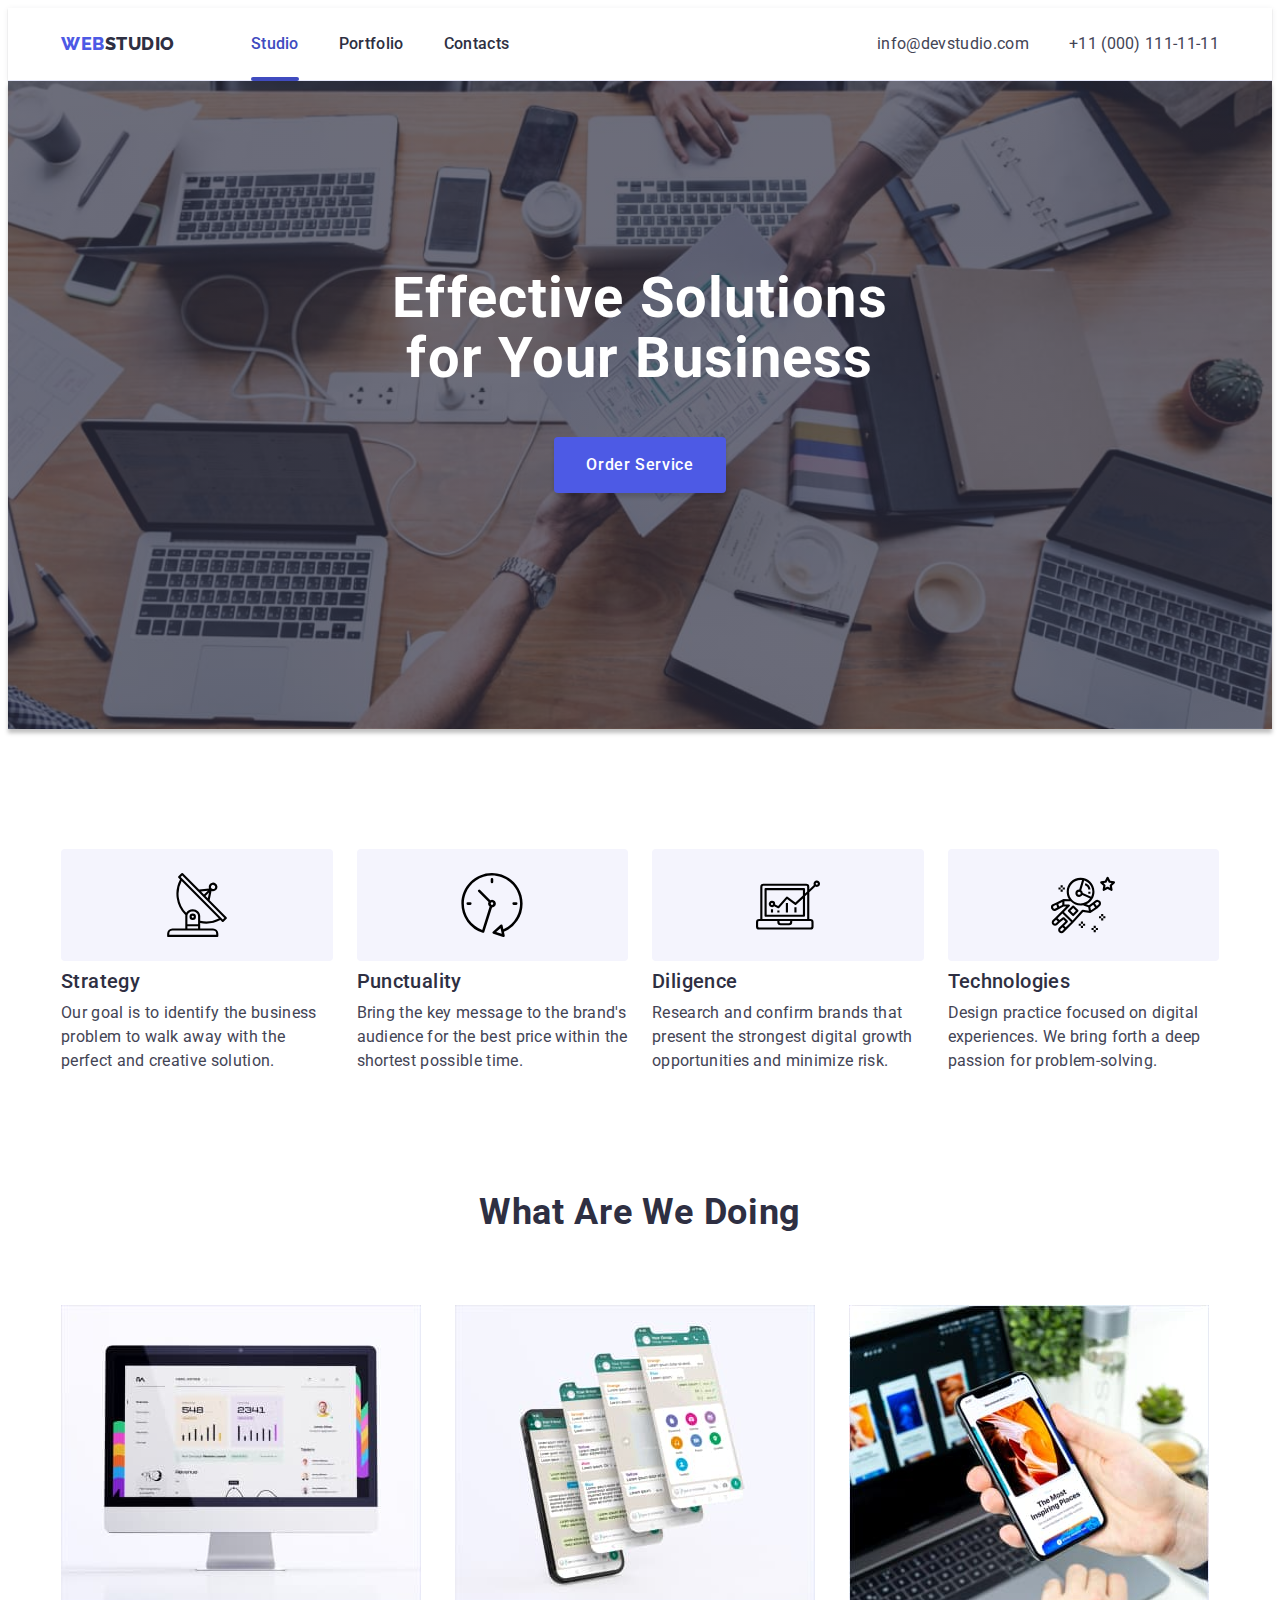
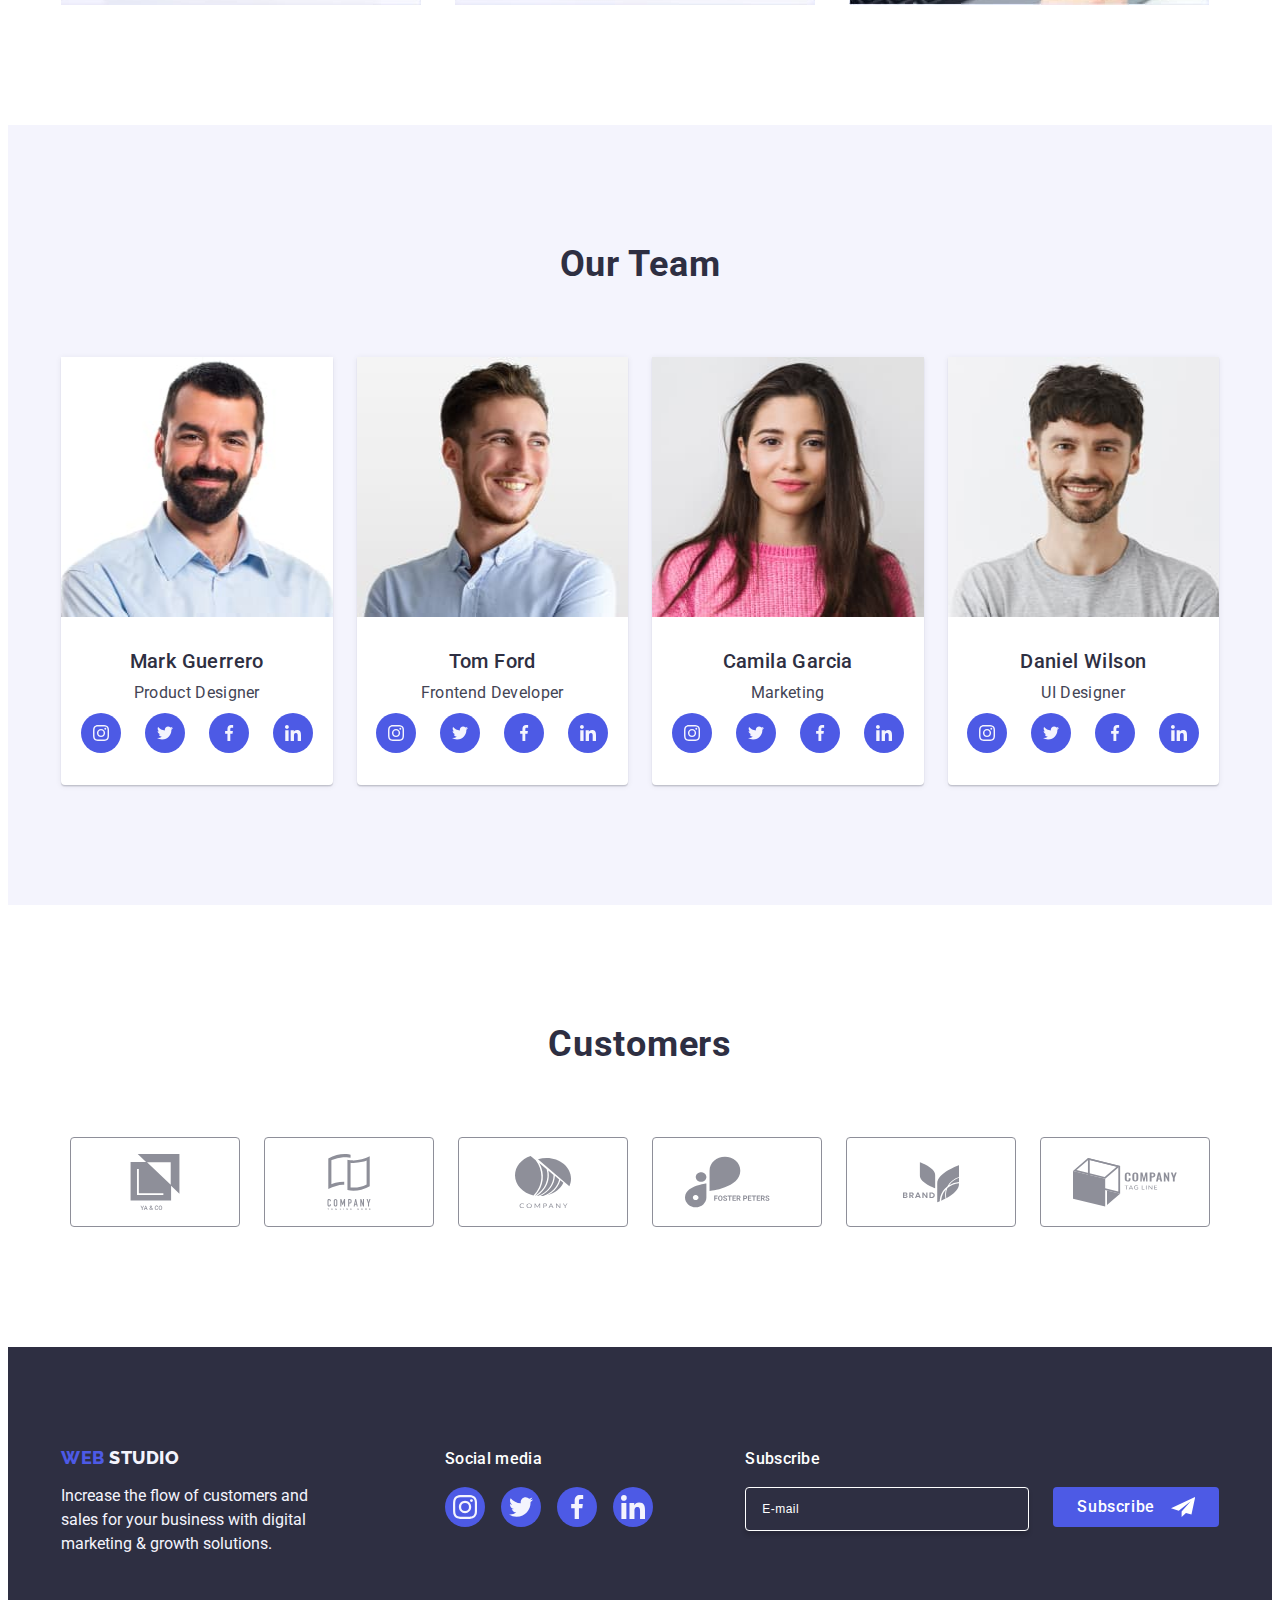
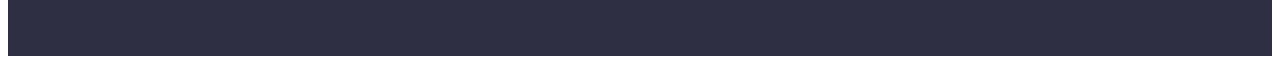
<file: index.html>
<!DOCTYPE html>
<html lang="en">
  <head>
    <meta charset="UTF-8" />
    <meta name="viewport" content="width=device-width, initial-scale=1.0" />
    <title>WebStudio</title>
    <link rel="preconnect" href="https://fonts.googleapis.com" />
    <link rel="preconnect" href="https://fonts.gstatic.com" crossorigin />
    <link
      href="https://fonts.googleapis.com/css2?family=Raleway:wght@800&family=Roboto:wght@400;500;700;900&display=swap"
      rel="stylesheet"
    />

    <link
      rel="stylesheet"
      href="https://cdnjs.cloudflare.com/ajax/libs/modern-normalize/2.0.0/modern-normalize.min.css"
      integrity="sha512-4xo8blKMVCiXpTaLzQSLSw3KFOVPWhm/TRtuPVc4WG6kUgjH6J03IBuG7JZPkcWMxJ5huwaBpOpnwYElP/m6wg=="
      crossorigin="anonymous"
      referrerpolicy="no-referrer"
    />
    <link rel="stylesheet" href="./css/styles.css" />
  </head>
  <body>
    <!-- Header -->
    <!-- *************** -->
    <header class="page-header">
      <div class="container page-header-container">
        <nav class="page-nav">
          <a href="./index.html" class="logo link"
            >Web<span class="logo-studio">Studio</span></a
          >
          <ul class="list menu">
            <li class="menu-item">
              <a href="./index.html" class="menu-link current link">Studio</a>
            </li>
            <li class="menu-item">
              <a href="./portfolio.html" class="menu-link link">Portfolio</a>
            </li>
            <li class="menu-item">
              <a href="" class="menu-link link">Contacts</a>
            </li>
          </ul>
        </nav>
        <address class="contacts">
          <ul class="list contacts-list">
            <li class="contacts-item">
              <a
                href="mailto:info@devstudio.com"
                class="link contacts-item-link"
                >info@devstudio.com</a
              >
            </li>
            <li class="contacts-item">
              <a href="tel:+110001111111" class="link contacts-item-link"
                >+11 (000) 111-11-11</a
              >
            </li>
          </ul>
        </address>
      </div>
    </header>
    <!-- Header / -->
    <main>
      <!-- HERO -->
      <!-- ************* -->
      <section class="hero">
        <div class="container hero-container">
          <h1 class="hero-header">Effective Solutions for Your Business</h1>
          <button type="button" class="btn service-btn" data-modal-open>
            Order Service
          </button>
        </div>
      </section>
      <!-- HERO / -->
      <!-- Section 2 -->
      <section class="work-vision section">
        <div class="container">
          <h2 class="section-header visually-hidden">Our vision</h2>
          <ul class="work list">
            <li class="work-item">
              <div class="work-item-picture">
                <svg class="work-item-icon" width="64" height="64">
                  <use href="./images/icons.svg#icon-antenna"></use>
                </svg>
              </div>
              <h3 class="second-header">Strategy</h3>
              <p class="describtion">
                Our goal is to identify the business problem to walk away with
                the perfect and creative solution.
              </p>
            </li>
            <li class="work-item">
              <div class="work-item-picture">
                <svg class="work-item-icon" width="64" height="64">
                  <use href="./images/icons.svg#icon-clock"></use>
                </svg>
              </div>
              <h3 class="second-header">Punctuality</h3>
              <p class="describtion">
                Bring the key message to the brand's audience for the best price
                within the shortest possible time.
              </p>
            </li>
            <li class="work-item">
              <div class="work-item-picture">
                <svg class="work-item-icon" width="64" height="64">
                  <use href="./images/icons.svg#icon-diagram"></use>
                </svg>
              </div>
              <h3 class="second-header">Diligence</h3>
              <p class="describtion">
                Research and confirm brands that present the strongest digital
                growth opportunities and minimize risk.
              </p>
            </li>
            <li class="work-item">
              <div class="work-item-picture">
                <svg class="work-item-icon" width="64" height="64">
                  <use href="./images/icons.svg#icon-astronaut"></use>
                </svg>
              </div>
              <h3 class="second-header">Technologies</h3>
              <p class="describtion">
                Design practice focused on digital experiences. We bring forth a
                deep passion for problem-solving.
              </p>
            </li>
          </ul>
        </div>
      </section>
      <!-- Section 2 / -->
      <!-- Section 3 -->
      <section class="work-images section">
        <div class="container">
          <h2 class="section-header">What are we doing</h2>
          <ul class="list work-images-list">
            <li class="img work-img">
              <img
                class="img-item"
                src="./images/what-we-doing/img1.jpg"
                alt="Desktop"
                width="360"
                height="300"
              />
            </li>
            <li class="img work-img">
              <img
                class="img-item"
                src="./images/what-we-doing/img2.jpg"
                alt="Mobile"
                width="360"
                height="300"
              />
            </li>
            <li class="img work-img">
              <img
                class="img-item"
                src="./images/what-we-doing/img3.jpg"
                alt="Adaptive"
                width="360"
                height="300"
              />
            </li>
          </ul>
        </div>
      </section>
      <!-- Section 3 / -->
      <!-- Section 4 -->
      <section class="team section">
        <div class="container">
          <h2 class="section-header">Our Team</h2>
          <ul class="list team-list">
            <li class="team-member">
              <img
                class="img team-member-img"
                src="./images/team/img1.jpg"
                alt="Mark Guerrero"
                width="264"
                height="260"
              />
              <div class="team-content-wrapper">
                <h3 class="second-header">Mark Guerrero</h3>
                <p class="describtion">Product Designer</p>

                <ul class="social-list list">
                  <li class="social-list-item">
                    <a href="" class="social-list-link">
                      <svg class="social-list-icon" width="16" height="16">
                        <use href="./images/icons.svg#icon-instagram"></use>
                      </svg>
                    </a>
                  </li>
                  <li class="social-list-item">
                    <a href="" class="social-list-link">
                      <svg class="social-list-icon" width="16" height="16">
                        <use href="./images/icons.svg#icon-twitter"></use>
                      </svg>
                    </a>
                  </li>
                  <li class="social-list-item">
                    <a href="" class="social-list-link">
                      <svg class="social-list-icon" width="16" height="16">
                        <use href="./images/icons.svg#icon-facebook"></use>
                      </svg>
                    </a>
                  </li>
                  <li class="social-list-item">
                    <a href="" class="social-list-link">
                      <svg class="social-list-icon" width="16" height="16">
                        <use href="./images/icons.svg#icon-linkedin"></use>
                      </svg>
                    </a>
                  </li>
                </ul>
              </div>
            </li>
            <li class="team-member">
              <img
                class="img team-member-img"
                src="./images/team/img2.jpg"
                alt="Tom Ford"
                width="264"
                height="260"
              />
              <div class="team-content-wrapper">
                <h3 class="second-header">Tom Ford</h3>
                <p class="describtion">Frontend Developer</p>

                <ul class="social-list list">
                  <li class="social-list-item">
                    <a href="" class="social-list-link">
                      <svg class="social-list-icon" width="16" height="16">
                        <use href="./images/icons.svg#icon-instagram"></use>
                      </svg>
                    </a>
                  </li>
                  <li class="social-list-item">
                    <a href="" class="social-list-link">
                      <svg class="social-list-icon" width="16" height="16">
                        <use href="./images/icons.svg#icon-twitter"></use>
                      </svg>
                    </a>
                  </li>
                  <li class="social-list-item">
                    <a href="" class="social-list-link">
                      <svg class="social-list-icon" width="16" height="16">
                        <use href="./images/icons.svg#icon-facebook"></use>
                      </svg>
                    </a>
                  </li>
                  <li class="social-list-item">
                    <a href="" class="social-list-link">
                      <svg class="social-list-icon" width="16" height="16">
                        <use href="./images/icons.svg#icon-linkedin"></use>
                      </svg>
                    </a>
                  </li>
                </ul>
              </div>
            </li>
            <li class="team-member">
              <img
                class="img team-member-img"
                src="./images/team/img3.jpg"
                alt="Camila Garcia"
                width="264"
                height="260"
              />
              <div class="team-content-wrapper">
                <h3 class="second-header">Camila Garcia</h3>
                <p class="describtion">Marketing</p>
                <ul class="social-list list">
                  <li class="social-list-item">
                    <a href="" class="social-list-link">
                      <svg class="social-list-icon" width="16" height="16">
                        <use href="./images/icons.svg#icon-instagram"></use>
                      </svg>
                    </a>
                  </li>
                  <li class="social-list-item">
                    <a href="" class="social-list-link">
                      <svg class="social-list-icon" width="16" height="16">
                        <use href="./images/icons.svg#icon-twitter"></use>
                      </svg>
                    </a>
                  </li>
                  <li class="social-list-item">
                    <a href="" class="social-list-link">
                      <svg class="social-list-icon" width="16" height="16">
                        <use href="./images/icons.svg#icon-facebook"></use>
                      </svg>
                    </a>
                  </li>
                  <li class="social-list-item">
                    <a href="" class="social-list-link">
                      <svg class="social-list-icon" width="16" height="16">
                        <use href="./images/icons.svg#icon-linkedin"></use>
                      </svg>
                    </a>
                  </li>
                </ul>
              </div>
            </li>
            <li class="team-member">
              <img
                class="img team-member-img"
                src="./images/team/img4.jpg"
                alt="Daniel Wilson"
                width="264"
                height="260"
              />
              <div class="team-content-wrapper">
                <h3 class="second-header">Daniel Wilson</h3>
                <p class="describtion">UI Designer</p>
                <ul class="social-list list">
                  <li class="social-list-item">
                    <a href="" class="social-list-link">
                      <svg class="social-list-icon" width="16" height="16">
                        <use href="./images/icons.svg#icon-instagram"></use>
                      </svg>
                    </a>
                  </li>
                  <li class="social-list-item">
                    <a href="" class="social-list-link">
                      <svg class="social-list-icon" width="16" height="16">
                        <use href="./images/icons.svg#icon-twitter"></use>
                      </svg>
                    </a>
                  </li>
                  <li class="social-list-item">
                    <a href="" class="social-list-link">
                      <svg class="social-list-icon" width="16" height="16">
                        <use href="./images/icons.svg#icon-facebook"></use>
                      </svg>
                    </a>
                  </li>
                  <li class="social-list-item">
                    <a href="" class="social-list-link">
                      <svg class="social-list-icon" width="16" height="16">
                        <use href="./images/icons.svg#icon-linkedin"></use>
                      </svg>
                    </a>
                  </li>
                </ul>
              </div>
            </li>
          </ul>
        </div>
      </section>
      <!-- Section 4 /-->
      <!-- Section 5 Customers -->
      <section class="section section-customers">
        <div class="container">
          <h2 class="section-header">Customers</h2>
          <ul class="customers-list list">
            <li class="customers-list-item">
              <a href="" class="customers-list-link">
                <svg class="customers-list-icon" width="104" height="56">
                  <use href="./images/icons.svg#icon-client-1"></use>
                </svg>
              </a>
            </li>
            <li class="customers-list-item">
              <a href="" class="customers-list-link">
                <svg class="customers-list-icon" width="104" height="56">
                  <use href="./images/icons.svg#icon-client-2"></use>
                </svg>
              </a>
            </li>
            <li class="customers-list-item">
              <a href="" class="customers-list-link">
                <svg class="customers-list-icon" width="104" height="56">
                  <use href="./images/icons.svg#icon-client-3"></use>
                </svg>
              </a>
            </li>
            <li class="customers-list-item">
              <a href="" class="customers-list-link">
                <svg class="customers-list-icon" width="104" height="56">
                  <use href="./images/icons.svg#icon-client-4"></use>
                </svg>
              </a>
            </li>
            <li class="customers-list-item">
              <a href="" class="customers-list-link">
                <svg class="customers-list-icon" width="104" height="56">
                  <use href="./images/icons.svg#icon-client-5"></use>
                </svg>
              </a>
            </li>
            <li class="customers-list-item">
              <a href="" class="customers-list-link">
                <svg class="customers-list-icon" width="104" height="56">
                  <use href="./images/icons.svg#icon-client-6"></use>
                </svg>
              </a>
            </li>
          </ul>
        </div>
      </section>
      <!-- Section 5 / -->
    </main>
    <!-- FOOTER -->
    <footer class="footer">
      <div class="container container-footer">
        <div class="footer-wrapper">
          <a class="logo link logo-footer" href="./index.html"
            >Web <span class="logo-studio-light">Studio</span></a
          >
          <p class="describtion-light">
            Increase the flow of customers and sales for your business with
            digital marketing & growth solutions.
          </p>
        </div>

        <div class="social-media-block">
          <p class="social-subscribe-header">Social media</p>
          <ul class="footer-social-list list">
            <li class="footer-social-list-item">
              <a
                href="https://www.instagram.com/"
                target="_blank"
                class="footer-social-list-link"
              >
                <svg class="footer-social-list-icon" width="24" height="24">
                  <use href="./images/icons.svg#icon-instagram"></use>
                </svg>
              </a>
            </li>
            <li class="footer-social-list-item">
              <a
                href="https://twitter.com/"
                target="_blank"
                class="footer-social-list-link"
              >
                <svg class="footer-social-list-icon" width="24" height="24">
                  <use href="./images/icons.svg#icon-twitter"></use>
                </svg>
              </a>
            </li>
            <li class="footer-social-list-item">
              <a
                href="https://www.facebook.com/"
                target="_blank"
                class="footer-social-list-link"
              >
                <svg class="footer-social-list-icon" width="24" height="24">
                  <use href="./images/icons.svg#icon-facebook"></use>
                </svg>
              </a>
            </li>
            <li class="footer-social-list-item">
              <a
                href="https://www.linkedin.com/"
                target="_blank"
                class="footer-social-list-link"
              >
                <svg class="footer-social-list-icon" width="24" height="24">
                  <use href="./images/icons.svg#icon-linkedin"></use>
                </svg>
              </a>
            </li>
          </ul>
        </div>

        <div class="subscribe-form-container">
          <p class="social-subscribe-header">Subscribe</p>
          <form class="subscribe-form">
            <label
              for="subscribe-user-email"
              class="subscribe-user-email-label"
            >
              <input
                id="subscribe-user-email"
                type="email"
                class="subscribe-form-email"
                name="subscribe-form-email"
                placeholder="E-mail"
              />
            </label>
            <button type="submit" class="btn subscribe-form-btn">
              Subscribe
              <svg class="subscribe-form-icon" width="24" height="24">
                <use href="./images/icons.svg#icon-send"></use>
              </svg>
            </button>
          </form>
        </div>
      </div>
    </footer>
    <!-- FOOTER / -->
    <!-- *******MODAL******** -->
    <div class="backdrop is-hidden" data-modal>
      <div class="modal">
        <button type="button" class="modal-close-btn" data-modal-close>
          <svg class="modal-close-btn-icon" width="8" height="8">
            <use href="./images/icons.svg#icon-close"></use>
          </svg>
        </button>
        <p class="modal-form-header">
          Leave your contacts and we will call you back
        </p>
        <form class="modal-form">
          <div class="modal-form-wrapper">
            <label class="modal-form-field" for="user-name">Name</label>
            <div class="modal-form-input-content">
              <input
                id="user-name"
                type="text"
                name="user-name"
                class="modal-form-input"
                required
                minlength="2"
              />
              <svg class="modal-form-input-icon" width="18" height="24">
                <use href="./images/icons.svg#icon-name"></use>
              </svg>
            </div>
          </div>

          <div class="modal-form-wrapper">
            <label class="modal-form-field" for="user-phone">Phone</label>
            <div class="modal-form-input-content">
              <input
                id="user-phone"
                type="tel"
                name="user-phone"
                class="modal-form-input"
                required
              />
              <svg class="modal-form-input-icon" width="18" height="24">
                <use href="./images/icons.svg#icon-phone"></use>
              </svg>
            </div>
          </div>

          <div class="modal-form-wrapper">
            <label class="modal-form-field" for="user-email">Email</label>
            <div class="modal-form-input-content">
              <input
                id="user-email"
                type="email"
                name="user-email"
                class="modal-form-input"
                required
              />
              <svg class="modal-form-input-icon" width="18" height="24">
                <use href="./images/icons.svg#icon-email"></use>
              </svg>
            </div>
          </div>

          <div class="modal-form-comment-wrapper">
            <label class="modal-form-field" for="user-comment">Comment</label>
            <textarea
              id="user-comment"
              name="user-comment"
              class="modal-form-comment"
              placeholder="Text input"
              required
              minlength="5"
            ></textarea>
          </div>

          <div class="modal-form-checkbox-wrapper">
            <input
              id="user-privacy"
              type="checkbox"
              name="user-privacy"
              class="modal-form-check visually-hidden"
              value="true"
            />
            <label for="user-privacy" class="modal-form-check-desc">
              <span class="modal-form-fake-checkbox">
                <svg
                  class="modal-form-fake-checkbox-icon"
                  width="10"
                  height="8"
                >
                  <use href="./images/icons.svg#icon-check"></use>
                </svg>
              </span>
              I accept the terms and conditions of the&nbsp;
              <a href="" class="link-policy">Privacy Policy</a>
            </label>
          </div>

          <button class="btn service-btn modal-send-btn" type="submit">
            Send
          </button>
        </form>
      </div>
    </div>
    <script src="./js/modal.js"></script>
  </body>
</html>
</file>
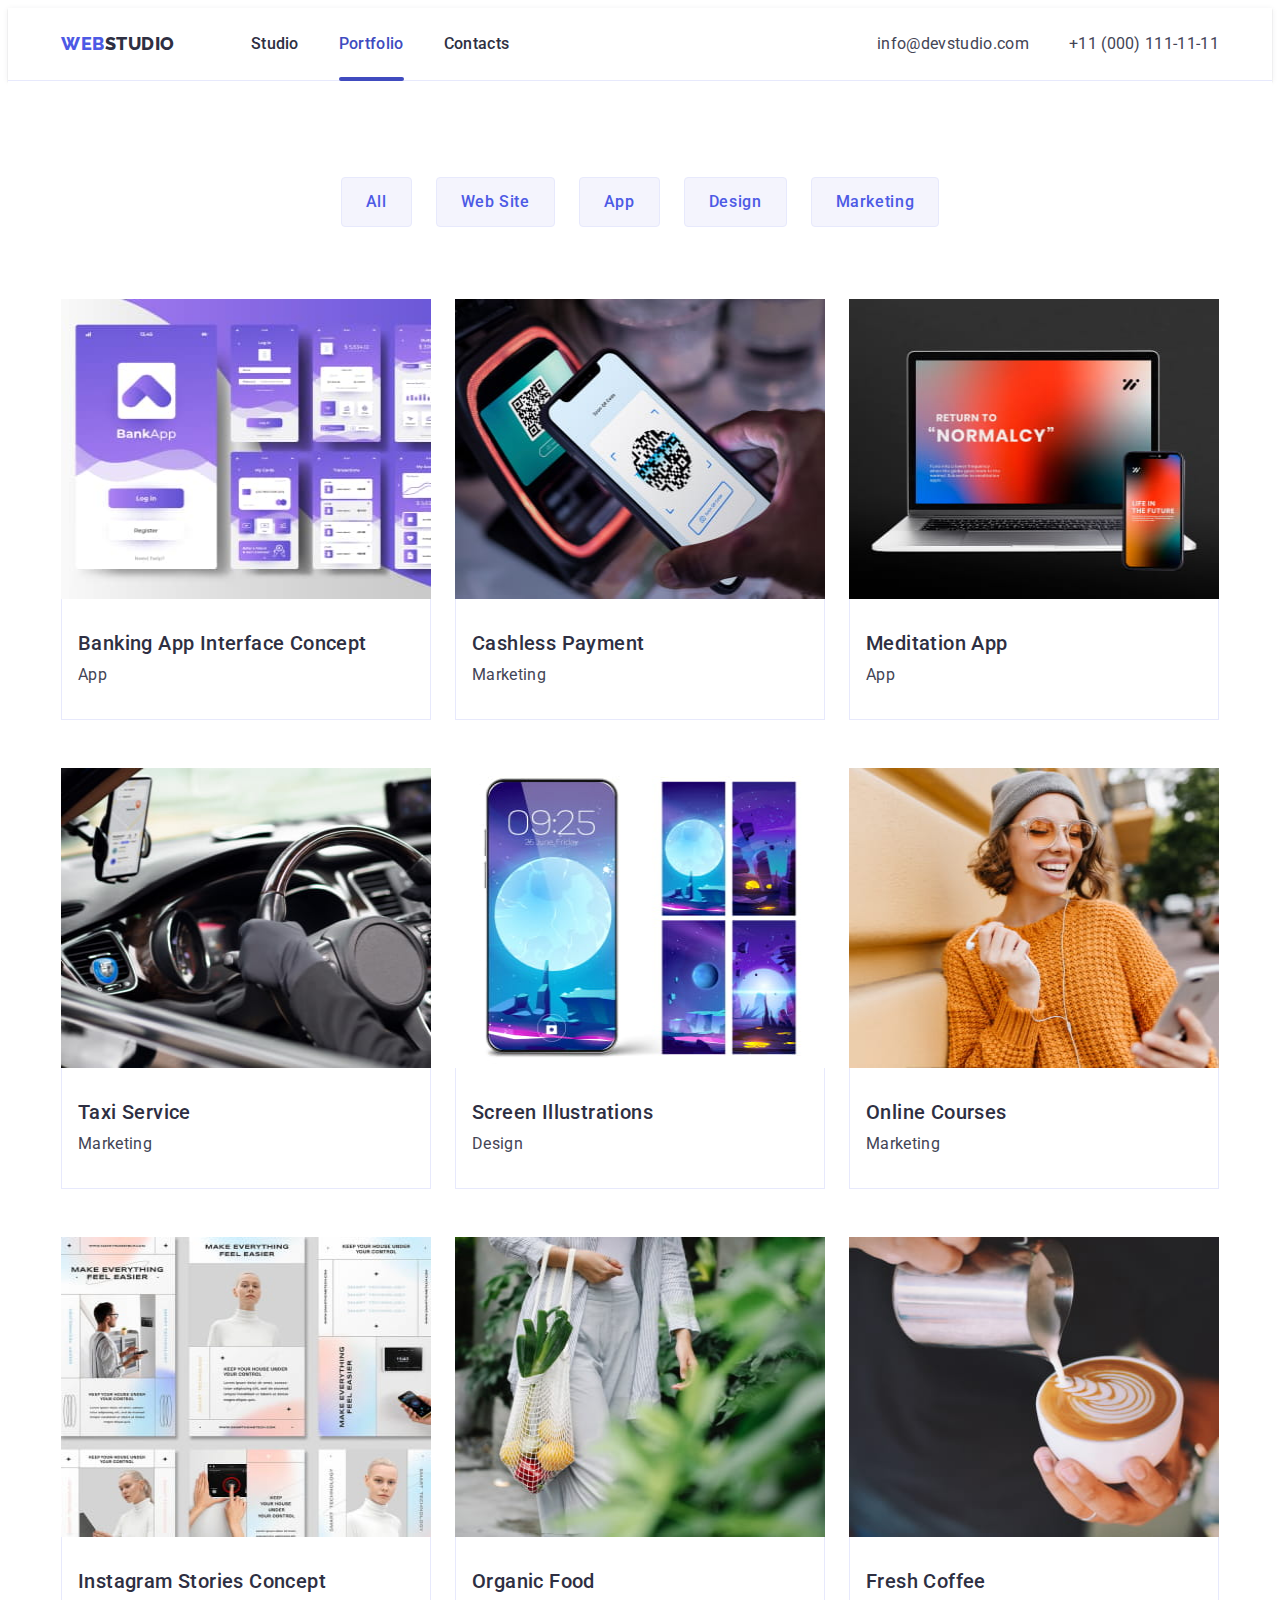
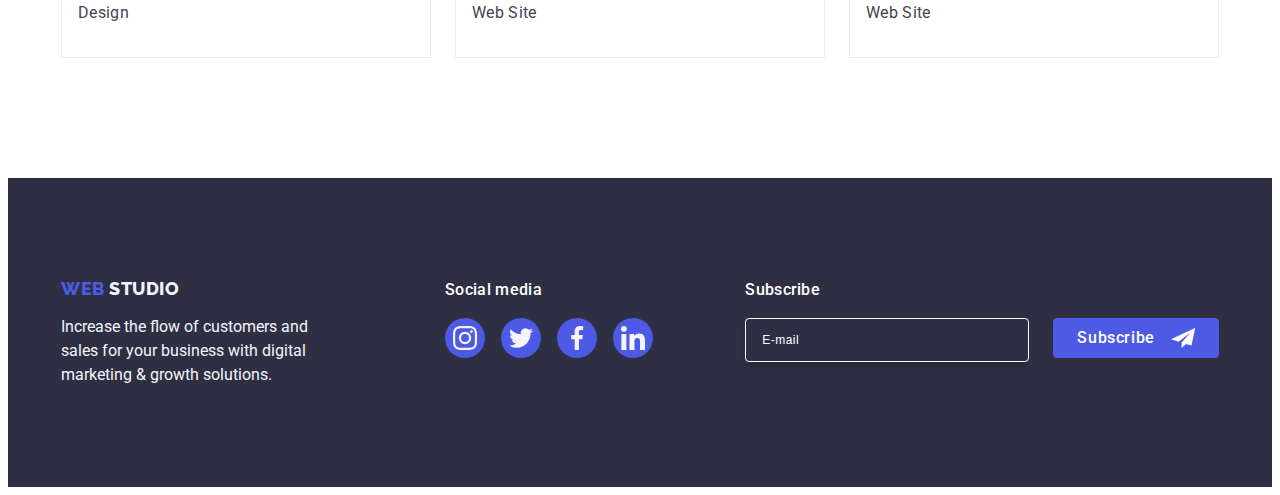
<file: portfolio.html>
<!DOCTYPE html>
<html lang="en">
  <head>
    <meta charset="UTF-8" />
    <meta name="viewport" content="width=device-width, initial-scale=1.0" />
    <title>WebStudio</title>
    <link rel="preconnect" href="https://fonts.googleapis.com" />
    <link rel="preconnect" href="https://fonts.gstatic.com" crossorigin />
    <link
      href="https://fonts.googleapis.com/css2?family=Raleway:wght@800&family=Roboto:wght@400;500;700;900&display=swap"
      rel="stylesheet"
    />
    <link
      rel="stylesheet"
      href="https://cdnjs.cloudflare.com/ajax/libs/modern-normalize/2.0.0/modern-normalize.min.css"
      integrity="sha512-4xo8blKMVCiXpTaLzQSLSw3KFOVPWhm/TRtuPVc4WG6kUgjH6J03IBuG7JZPkcWMxJ5huwaBpOpnwYElP/m6wg=="
      crossorigin="anonymous"
      referrerpolicy="no-referrer"
    />
    <link rel="stylesheet" href="./css/styles.css" />
  </head>
  <body>
    <!-- Header -->
    <!-- *************** -->
    <header class="page-header">
      <div class="container page-header-container">
        <nav class="page-nav">
          <a href="./index.html" class="logo link"
            >Web<span class="logo-studio">Studio</span></a
          >
          <ul class="list menu">
            <li class="menu-item">
              <a href="./index.html" class="menu-link link">Studio</a>
            </li>
            <li class="menu-item">
              <a href="./portfolio.html" class="menu-link current link"
                >Portfolio</a
              >
            </li>
            <li class="menu-item">
              <a href="" class="menu-link link">Contacts</a>
            </li>
          </ul>
        </nav>
        <address class="contacts">
          <ul class="list contacts-list">
            <li class="contacts-item">
              <a
                href="mailto:info@devstudio.com"
                class="link contacts-item-link"
                >info@devstudio.com</a
              >
            </li>
            <li class="contacts-item">
              <a href="tel:+110001111111" class="link contacts-item-link"
                >+11 (000) 111-11-11</a
              >
            </li>
          </ul>
        </address>
      </div>
    </header>
    <!-- Header / -->
    <!-- Portfolio -->
    <main>
      <section class="portfolio section">
        <div class="container">
          <h1 class="visually-hidden">Portfolio</h1>
          <ul class="list filter">
            <li class="filter-item">
              <button type="button" class="btn filter-btn">All</button>
            </li>
            <li class="filter-item">
              <button type="button" class="btn filter-btn">Web Site</button>
            </li>
            <li class="filter-item">
              <button type="button" class="btn filter-btn">App</button>
            </li>
            <li class="filter-item">
              <button type="button" class="btn filter-btn">Design</button>
            </li>
            <li class="filter-item">
              <button type="button" class="btn filter-btn">Marketing</button>
            </li>
          </ul>

          <ul class="portfolio-cards list">
            <li class="card">
              <a href="" class="card-link link">
                <div class="img-overlay-wrapper">
                  <img
                    class="card-img"
                    src="./images/portfolio/img-1.jpg"
                    alt="Banking app"
                    width="360"
                    height="300"
                  />
                  <p class="overlay">
                    14 Stylish and User-Friendly App Design Concepts · Task
                    Manager App · Calorie Tracker App · Exotic Fruit Ecommerce
                    App · Cloud Storage App
                  </p>
                </div>

                <div class="card-content-wrapper">
                  <h2 class="second-header">Banking App Interface Concept</h2>
                  <p class="describtion">App</p>
                </div>
              </a>
            </li>
            <li class="card">
              <a href="" class="card-link link">
                <div class="img-overlay-wrapper">
                  <img
                    class="card-img"
                    src="./images/portfolio/img-2.jpg"
                    alt="Cashless payment"
                    width="360"
                    height="300"
                  />
                  <p class="overlay">
                    14 Stylish and User-Friendly App Design Concepts · Task
                    Manager App · Calorie Tracker App · Exotic Fruit Ecommerce
                    App · Cloud Storage App
                  </p>
                </div>

                <div class="card-content-wrapper">
                  <h2 class="second-header">Cashless Payment</h2>
                  <p class="describtion">Marketing</p>
                </div>
              </a>
            </li>
            <li class="card">
              <a href="" class="card-link link">
                <div class="img-overlay-wrapper">
                  <img
                    class="card-img"
                    src="./images/portfolio/img-3.jpg"
                    alt="Meditation App"
                    width="360"
                    height="300"
                  />
                  <p class="overlay">
                    14 Stylish and User-Friendly App Design Concepts · Task
                    Manager App · Calorie Tracker App · Exotic Fruit Ecommerce
                    App · Cloud Storage App
                  </p>
                </div>

                <div class="card-content-wrapper">
                  <h2 class="second-header">Meditation App</h2>
                  <p class="describtion">App</p>
                </div>
              </a>
            </li>
            <li class="card">
              <a href="" class="card-link link">
                <div class="img-overlay-wrapper">
                  <img
                    class="card-img"
                    src="./images/portfolio/img-4.jpg"
                    alt="Taxi Service"
                    width="360"
                    height="300"
                  />
                  <p class="overlay">
                    14 Stylish and User-Friendly App Design Concepts · Task
                    Manager App · Calorie Tracker App · Exotic Fruit Ecommerce
                    App · Cloud Storage App
                  </p>
                </div>

                <div class="card-content-wrapper">
                  <h2 class="second-header">Taxi Service</h2>
                  <p class="describtion">Marketing</p>
                </div>
              </a>
            </li>
            <li class="card">
              <a href="" class="card-link link">
                <div class="img-overlay-wrapper">
                  <img
                    class="card-img"
                    src="./images/portfolio/img-5.jpg"
                    alt="Screen Illustrations"
                    width="360"
                    height="300"
                  />
                  <p class="overlay">
                    14 Stylish and User-Friendly App Design Concepts · Task
                    Manager App · Calorie Tracker App · Exotic Fruit Ecommerce
                    App · Cloud Storage App
                  </p>
                </div>

                <div class="card-content-wrapper">
                  <h2 class="second-header">Screen Illustrations</h2>
                  <p class="describtion">Design</p>
                </div>
              </a>
            </li>
            <li class="card">
              <a href="" class="card-link link">
                <div class="img-overlay-wrapper">
                  <img
                    class="card-img"
                    src="./images/portfolio/img-6.jpg"
                    alt="Online Courses"
                    width="360"
                    height="300"
                  />
                  <p class="overlay">
                    14 Stylish and User-Friendly App Design Concepts · Task
                    Manager App · Calorie Tracker App · Exotic Fruit Ecommerce
                    App · Cloud Storage App
                  </p>
                </div>

                <div class="card-content-wrapper">
                  <h2 class="second-header">Online Courses</h2>
                  <p class="describtion">Marketing</p>
                </div>
              </a>
            </li>
            <li class="card">
              <a href="" class="card-link link">
                <div class="img-overlay-wrapper">
                  <img
                    class="card-img"
                    src="./images/portfolio/img-7.jpg"
                    alt="Instagram Stories Concept"
                    width="360"
                    height="300"
                  />
                  <p class="overlay">
                    14 Stylish and User-Friendly App Design Concepts · Task
                    Manager App · Calorie Tracker App · Exotic Fruit Ecommerce
                    App · Cloud Storage App
                  </p>
                </div>

                <div class="card-content-wrapper">
                  <h2 class="second-header">Instagram Stories Concept</h2>
                  <p class="describtion">Design</p>
                </div>
              </a>
            </li>
            <li class="card">
              <a href="" class="card-link link">
                <div class="img-overlay-wrapper">
                  <img
                    class="card-img"
                    src="./images/portfolio/img-8.jpg"
                    alt="Organic Food"
                    width="360"
                    height="300"
                  />
                  <p class="overlay">
                    14 Stylish and User-Friendly App Design Concepts · Task
                    Manager App · Calorie Tracker App · Exotic Fruit Ecommerce
                    App · Cloud Storage App
                  </p>
                </div>

                <div class="card-content-wrapper">
                  <h2 class="second-header">Organic Food</h2>
                  <p class="describtion">Web Site</p>
                </div>
              </a>
            </li>
            <li class="card">
              <a href="" class="card-link link">
                <div class="img-overlay-wrapper">
                  <img
                    class="card-img"
                    src="./images/portfolio/img-9.jpg"
                    alt="Fresh Coffee"
                    width="360"
                    height="300"
                  />
                  <p class="overlay">
                    14 Stylish and User-Friendly App Design Concepts · Task
                    Manager App · Calorie Tracker App · Exotic Fruit Ecommerce
                    App · Cloud Storage App
                  </p>
                </div>

                <div class="card-content-wrapper">
                  <h2 class="second-header">Fresh Coffee</h2>
                  <p class="describtion">Web Site</p>
                </div>
              </a>
            </li>
          </ul>
        </div>
      </section>
      <!-- Portfolio / -->
    </main>
    <!-- FOOTER -->
    <footer class="footer">
      <div class="container container-footer">
        <div class="footer-wrapper">
          <a class="logo link logo-footer" href="./index.html"
            >Web <span class="logo-studio-light">Studio</span></a
          >
          <p class="describtion-light">
            Increase the flow of customers and sales for your business with
            digital marketing & growth solutions.
          </p>
        </div>

        <div class="social-media-block">
          <p class="social-subscribe-header">Social media</p>
          <ul class="footer-social-list list">
            <li class="footer-social-list-item">
              <a
                href="https://www.instagram.com/"
                target="_blank"
                class="footer-social-list-link"
              >
                <svg class="footer-social-list-icon" width="24" height="24">
                  <use href="./images/icons.svg#icon-instagram"></use>
                </svg>
              </a>
            </li>
            <li class="footer-social-list-item">
              <a
                href="https://twitter.com/"
                target="_blank"
                class="footer-social-list-link"
              >
                <svg class="footer-social-list-icon" width="24" height="24">
                  <use href="./images/icons.svg#icon-twitter"></use>
                </svg>
              </a>
            </li>
            <li class="footer-social-list-item">
              <a
                href="https://www.facebook.com/"
                target="_blank"
                class="footer-social-list-link"
              >
                <svg class="footer-social-list-icon" width="24" height="24">
                  <use href="./images/icons.svg#icon-facebook"></use>
                </svg>
              </a>
            </li>
            <li class="footer-social-list-item">
              <a
                href="https://www.linkedin.com/"
                target="_blank"
                class="footer-social-list-link"
              >
                <svg class="footer-social-list-icon" width="24" height="24">
                  <use href="./images/icons.svg#icon-linkedin"></use>
                </svg>
              </a>
            </li>
          </ul>
        </div>

        <div class="subscribe-form-container">
          <p class="social-subscribe-header">Subscribe</p>
          <form class="subscribe-form">
            <label
              for="subscribe-user-email"
              class="subscribe-user-email-label"
            >
              <input
                id="subscribe-user-email"
                type="email"
                class="subscribe-form-email"
                name="subscribe-form-email"
                placeholder="E-mail"
              />
            </label>
            <button type="submit" class="btn subscribe-form-btn">
              Subscribe
              <svg class="subscribe-form-icon" width="24" height="24">
                <use href="./images/icons.svg#icon-send"></use>
              </svg>
            </button>
          </form>
        </div>
      </div>
    </footer>
    <!-- FOOTER / -->
  </body>
</html>
</file>
<file: css/styles.css>
:root {
  --primary-text-color: #434455;
  --secondary-color: #2e2f42;
  --brand-color: #4d5ae5;
  --pressed-color: #404bbf;
  --background-color: #fff;
  --light-color: #f4f4fd;
  --customers-icon-color: #8e8f99;
  --transition-dur-func: 250ms cubic-bezier(0.4, 0, 0.2, 1);
}
h1,
h2,
h3,
h4,
h5,
p {
  margin-top: 0;
  margin-bottom: 0;
}

ul,
ol {
  margin-top: 0;
  margin-bottom: 0;
  padding-left: 0;
}
img {
  display: block;
}

body {
  font-family: 'Roboto', sans-serif;
  color: var(--primary-text-color);
  background-color: var(--background-color);
}

.container {
  width: 1158px;
  margin-right: auto;
  margin-left: auto;
  padding-right: 15px;
  padding-left: 15px;
}
.section {
  padding-bottom: 120px;
  padding-top: 120px;
}
.list {
  list-style: none;
}
.link {
  text-decoration: none;
  color: var(--primary-text-color);
}
.btn {
  cursor: pointer;
  font-family: 'Roboto', sans-serif;
  font-weight: 500;
  font-size: 16px;
  line-height: 1.5;
  letter-spacing: 0.04em;
  border-radius: 4px;
  border: none;
  background-color: var(--brand-color);
  color: var(--background-color);
  transition: background-color var(--transition-dur-func);
}
.btn:hover,
.btn:focus {
  background-color: var(--pressed-color);
}

.section-header {
  margin-bottom: 72px;
  font-size: 36px;
  line-height: 1.11;
  text-align: center;
  letter-spacing: 0.02em;
  text-transform: capitalize;
  color: var(--secondary-color);
}
.second-header {
  margin-bottom: 8px;
  font-weight: 500;
  font-size: 20px;
  line-height: 1.2;
  letter-spacing: 0.02em;
  color: var(--secondary-color);
}
.describtion {
  font-size: 16px;
  line-height: 1.5;
  letter-spacing: 0.02em;
}
.visually-hidden {
  position: absolute;
  width: 1px;
  height: 1px;
  margin: -1px;
  border: 0;
  padding: 0;
  white-space: nowrap;
  clip-path: inset(100%);
  clip: rect(0 0 0 0);
  overflow: hidden;
}
/* Header
*************** */

.page-header {
  border-bottom: 1px solid #e7e9fc;
  box-shadow: 0px 2px 1px rgba(46, 47, 66, 0.08),
    0px 1px 1px rgba(46, 47, 66, 0.16), 0px 1px 6px rgba(46, 47, 66, 0.08);
}

.page-header-container {
  display: flex;
  align-items: center;
  justify-content: space-between;
}
.page-nav {
  display: flex;
  align-items: center;
}
.menu {
  display: flex;
  gap: 40px;
}
.logo {
  margin-right: 76px;
  font-family: 'Raleway', sans-serif;
  font-size: 18px;
  font-style: normal;
  font-weight: 800;
  line-height: 1.17;
  letter-spacing: 0.03em;
  text-transform: uppercase;
  color: var(--brand-color);
}
.logo-studio {
  color: var(--secondary-color);
}
.menu-link {
  position: relative;
  display: block;
  padding: 24px 0;
  font-size: 16px;
  font-style: normal;
  font-weight: 500;
  line-height: 1.5;
  letter-spacing: 0.02em;
  color: var(--secondary-color);
  transition: color var(--transition-dur-func);
}
.menu-link:hover,
.menu-link:focus {
  color: var(--pressed-color);
}
.menu-link::after {
  opacity: 0;
  position: absolute;
  left: 0;
  bottom: -1px;
  display: block;
  height: 4px;
  width: 100%;
  background-color: var(--pressed-color);
  border-radius: 2px;
  content: '';
  transition: opacity var(--transition-dur-func);
}
.menu-link.current {
  color: var(--pressed-color);
}
.menu-link.current::after {
  opacity: 1;
}
.contacts {
  font-style: normal;
}
.contacts-list {
  display: flex;
  gap: 40px;
}

.contacts-item {
  font-size: 16px;
  font-weight: 400;
  line-height: 1.5;
  letter-spacing: 0.02em;
}
.contacts-item-link {
  transition: color var(--transition-dur-func);
}
.contacts-item-link:hover,
.contacts-item-link:focus {
  color: var(--pressed-color);
}
/* HERO */
.hero {
  max-width: 1440px;
  margin: 0 auto;
  padding-top: 188px;
  padding-bottom: 188px;
  background-color: var(--secondary-color);
  background-repeat: no-repeat;
  background-position: center;
  background-image: linear-gradient(
      rgba(46, 47, 66, 0.7),
      rgba(46, 47, 66, 0.7)
    ),
    url(../images/hero/bg.jpg);
  background-size: cover;
  box-shadow: 0px 4px 4px rgba(0, 0, 0, 0.25);
}
.hero-header {
  max-width: 496px;
  margin-bottom: 48px;
  margin-right: auto;
  margin-left: auto;
  font-size: 56px;
  line-height: 1.07;
  letter-spacing: 0.02em;
  text-align: center;
  color: var(--background-color);
}

.service-btn {
  display: block;
  margin: 0 auto;
  margin-bottom: 48px;
  padding: 16px 32px;
  min-width: 169px;
  height: 56px;
  box-shadow: 0px 4px 4px rgba(0, 0, 0, 0.15);
}

/* <!-- Section 2 --> */

.work {
  display: flex;
  gap: 24px;
}
.work-item {
  flex-basis: calc((100% - 72px) / 4);
}
.work-item-picture {
  display: flex;
  justify-content: center;
  align-items: center;
  gap: 24px;
  height: 112px;
  border-radius: 4px;
  margin-bottom: 8px;
  background-color: var(--light-color);
}
/* Sectoin 3 */
.work-images {
  padding-top: 0;
}
.work-images-list {
  display: flex;
  gap: 24px;
}
.work-img {
  flex-basis: calc((100% - 48px) / 3);
}

/* Section 4
Team */
.team {
  background-color: var(--light-color);
}
.team-list {
  display: flex;
  flex-wrap: wrap;
  gap: 24px;
}
.team-member {
  flex-basis: calc((100% - 24px * 3) / 4);
  background-color: var(--background-color);
  border-radius: 0px 0px 4px 4px;
  box-shadow: 0px 2px 1px 0px rgba(46, 47, 66, 0.08),
    0px 1px 1px 0px rgba(46, 47, 66, 0.16),
    0px 1px 6px 0px rgba(46, 47, 66, 0.08);
}
.team-content-wrapper {
  padding: 32px 0;
  text-align: center;
}
.team-member-img {
  width: 100%;
}
.social-list {
  display: flex;
  justify-content: center;
  gap: 24px;
  margin-top: 8px;
}
.social-list-link {
  display: flex;
  justify-content: center;
  align-items: center;
  width: 40px;
  height: 40px;
  border-radius: 50%;
  background-color: var(--brand-color);
  transition: background-color var(--transition-dur-func);
}
.social-list-link:hover,
.social-list-link:focus {
  background-color: var(--pressed-color);
}
.social-list-icon {
  fill: var(--light-color);
}

/* Customers */
.customers-list {
  display: flex;
  justify-content: center;
  gap: 24px;
}
.customers-list-link {
  display: flex;
  justify-content: center;
  align-items: center;
  width: 168px;
  height: 88px;
  color: var(--customers-icon-color);
  border: 1px solid currentColor;
  border-radius: 4px;
  transition: border-color var(--transition-dur-func),
    color var(--transition-dur-func);
}
.customers-list-icon {
  fill: currentColor;
  transition: fill var(--transition-dur-func);
}
.customers-list-link:hover,
.customers-list-link:focus {
  border: 1px solid var(--pressed-color);
  color: var(--pressed-color);
}

.customers-list-link:hover .customers-list-icon {
  fill: var(--pressed-color);
}
.customers-list-link:focus .customers-list-icon {
  fill: var(--pressed-color);
}

/* Portfolio */
.portfolio {
  padding-top: 96px;
  background-color: var(--background-color);
}
.filter {
  display: flex;
  justify-content: center;
  gap: 24px;
  margin-bottom: 72px;
}
.filter-btn {
  padding: 12px 24px;
  color: var(--brand-color);
  background-color: var(--light-color);
  border: 1px solid #e7e9fc;
  border-radius: 4px;
  transition: color var(--transition-dur-func),
    background-color var(--transition-dur-func),
    border-color var(--transition-dur-func),
    box-shadow var(--transition-dur-func);
}
.filter-btn:hover,
.filter-btn:focus {
  color: var(--background-color);
  background-color: var(--pressed-color);
  border: 1px solid transparent;
  box-shadow: 0px 3px 1px rgba(0, 0, 0, 0.1), 0px 2px 1px rgba(0, 0, 0, 0.08),
    0px 2px 2px rgba(0, 0, 0, 0.12);
}
.portfolio-cards {
  display: flex;
  flex-wrap: wrap;
  row-gap: 48px;
  column-gap: 24px;
}
.card {
  flex-basis: calc((100% - 48px) / 3);
}
.card-link {
  display: block;
  transition: box-shadow var(--transition-dur-func);
}

.card-link:hover,
.card-link:focus {
  box-shadow: 0px 1px 6px rgba(46, 47, 66, 0.08),
    0px 1px 1px rgba(46, 47, 66, 0.16), 0px 2px 1px rgba(46, 47, 66, 0.08);
}

.img-overlay-wrapper {
  position: relative;
  display: block;
  overflow: hidden;
}

.card-img {
  width: 100%;
}
.overlay {
  position: absolute;
  left: 0;
  top: 0;
  width: 100%;
  height: 100%;
  padding: 40px 32px;
  overflow: auto;
  transform: translate(0, 100%);
  font-size: 16px;
  line-height: 1.5;
  letter-spacing: 0.02em;
  color: var(--light-color);
  background-color: var(--brand-color);
  transition: transform var(--transition-dur-func);
}

.card-link:focus .overlay,
.card-link:hover .overlay {
  transform: translate(0, 0);
}
.card-content-wrapper {
  padding: 32px 16px;
  border: 1px solid #e7e9fc;
  border-top: none;
}

/* FOOTER */
.footer {
  background-color: var(--secondary-color);
}
.container-footer {
  display: flex;
  align-items: baseline;
  padding: 100px 0 100px;
}
.footer-wrapper {
  margin-right: 120px;
  width: 264px;
}
.logo-footer {
  display: inline-block;
  margin-bottom: 16px;
}
.describtion-light {
  color: var(--light-color);
  line-height: 1.5;
}
.logo-studio-light {
  color: var(--light-color);
}

.social-subscribe-header {
  font-weight: 500;
  font-size: 16px;
  line-height: 1.5;
  letter-spacing: 0.02em;
  color: var(--background-color);
  margin-bottom: 16px;
}
.footer-social-list {
  display: flex;
  gap: 16px;
}
.footer-social-list-item {
  width: 40px;
  height: 40px;
}
.footer-social-list-link {
  display: flex;
  justify-content: center;
  align-items: center;
  width: 100%;
  height: 100%;
  background-color: var(--brand-color);
  border-radius: 50%;
  transition: background-color var(--transition-dur-func);
}
.footer-social-list-link:hover,
.footer-social-list-link:focus {
  background-color: #31d0aa;
}
.footer-social-list-icon {
  fill: var(--light-color);
}

/* FOOTER SUBSCRIBE FORM */
.subscribe-form-container {
  margin-left: auto;
}
.subscribe-form {
  display: flex;
  gap: 24px;
}
.subscribe-form-email {
  display: flex;
  align-items: center;
  height: 40px;
  width: 264px;
  padding-left: 16px;
  font-size: 12px;
  line-height: 1.5;
  letter-spacing: 0.04em;
  color: var(--background-color);
  border: 1px solid var(--background-color);
  border-radius: 4px;
  box-shadow: 0px 4px 4px 0px rgba(0, 0, 0, 0.15);
  background-color: transparent;
}
.subscribe-form-email::placeholder {
  color: var(--background-color);
}
.subscribe-form-btn {
  display: flex;
  justify-content: center;
  align-items: center;
  padding: 8px 24px;
  margin-bottom: 0;
  height: 40px;
  min-width: 165px;
}
.subscribe-form-icon {
  fill: var(--background-color);
  margin-left: 16px;
}

/* *****BACKDROP+MODAL****** */
.backdrop {
  position: fixed;
  top: 0;
  left: 0;
  z-index: 100;
  width: 100%;
  height: 100%;
  background-color: rgba(46, 47, 66, 0.4);
  transition: opacity var(--transition-dur-func),
    visibility var(--transition-dur-func);
}
.backdrop.is-hidden {
  opacity: 0;
  visibility: hidden;
  pointer-events: none;
}
.modal {
  position: absolute;
  top: 50%;
  left: 50%;
  transform: translate(-50%, -50%);
  width: 408px;
  min-height: 584px;
  padding: 72px 24px 24px 24px;
  border-radius: 4px;
  box-shadow: 0px 1px 1px rgba(0, 0, 0, 0.14), 0px 1px 3px rgba(0, 0, 0, 0.12),
    0px 2px 1px rgba(0, 0, 0, 0.2);
  background-color: #fcfcfc;
  transition: transform var(--transition-dur-func);
}
.modal-close-btn {
  cursor: pointer;
  position: absolute;
  top: 24px;
  right: 24px;
  display: flex;
  justify-content: center;
  align-items: center;
  width: 24px;
  height: 24px;
  padding: 0;
  border: 1px solid rgba(0, 0, 0, 0.1);
  border-radius: 50%;
  background-color: #e7e9fc;
  transition: background-color var(--transition-dur-func),
    border var(--transition-dur-func);
}
.modal-close-btn:hover,
.modal-close-btn:focus {
  background-color: #404bbf;
  border: none;
}
.modal-close-btn-icon {
  fill: var(--secondary-color);
  transition: fill var(--transition-dur-func);
}
.modal-close-btn:hover .modal-close-btn-icon {
  fill: var(--background-color);
}
.modal-close-btn:focus .modal-close-btn-icon {
  fill: var(--background-color);
}

/* Modal Form */
.modal-form {
  display: flex;
  flex-direction: column;
}
.modal-form-wrapper {
  margin-bottom: 8px;
}
.modal-form-field {
  display: block;
}
.modal-form-header {
  font-style: normal;
  font-weight: 500;
  font-size: 16px;
  line-height: 1.5;
  text-align: center;
  letter-spacing: 0.02em;
  color: var(--secondary-color);
  margin-bottom: 16px;
}
.modal-form-input-content {
  position: relative;
}
.modal-form-input {
  justify-content: center;
  width: 100%;
  height: 40px;
  background-color: transparent;
  outline: transparent;
  border: 1px solid rgba(46, 47, 66, 0.4);
  border-radius: 4px;
  padding-left: 38px;
  transition: border-color var(--transition-dur-func);
}
.modal-form-input:focus {
  border-color: var(--brand-color);
}
.modal-form-input:focus + .modal-form-input-icon {
  fill: var(--brand-color);
}
.modal-form-input-wrapper {
  display: block;
  position: relative;
  margin-bottom: 8px;
}
.modal-form-comment-wrapper {
  display: block;
  margin-bottom: 16px;
}
.modal-form-field {
  display: block;
  margin-bottom: 4px;
  font-weight: 400;
  font-size: 12px;
  line-height: 1.17;
  letter-spacing: 0.04em;
  color: var(--customers-icon-color);
}
.modal-form-input-icon {
  position: absolute;
  left: 16px;
  top: 50%;
  transform: translateY(-50%);
  fill: var(--secondary-color);
  transition: fill var(--transition-dur-func);
}
.modal-form-input-icon:hover,
.modal-form-input-icon:focus {
  fill: var(--brand-color);
}

.modal-form-input-desc {
  display: block;
  font-weight: 400;
  font-size: 12px;
  line-height: 1.17;
  letter-spacing: 0.04em;
  color: var(--customers-icon-color);
  margin-bottom: 4px;
}
.modal-form-comment {
  width: 100%;
  height: 120px;
  resize: none;
  padding: 8px 16px;
  border-radius: 4px;
  font-size: 12px;
  line-height: 1.17;
  letter-spacing: 0.04em;
  background-color: transparent;
  outline: transparent;
  color: rgba(46, 47, 66, 0.4);
  transition: border-color var(--transition-dur-func);
  border: 1px solid rgba(46, 47, 66, 0.4);
}
.modal-form-comment:focus {
  outline: none;
  border-color: var(--brand-color);
}
.modal-form-checkbox-wrapper {
  margin-bottom: 24px;
}
.modal-form-check-desc {
  display: block;
  text-align: center;
  font-size: 12px;
  line-height: 1.17;
  letter-spacing: 0.04em;
  color: var(--customers-icon-color);
  user-select: none;
  transition: background-color var(--transition-dur-func),
    opacity var(--transition-dur-func);
}

.modal-form-fake-checkbox {
  display: inline-flex;
  justify-content: center;
  align-items: center;
  content: '';
  cursor: pointer;
  width: 16px;
  height: 16px;
  border: 1px solid rgba(46, 47, 66, 0.4);
  fill: transparent;
  border-radius: 2px;
  margin-right: 8px;
  transition: background-color var(--transition-dur-func),
    border var(--transition-dur-func), fill var(--transition-dur-func);
}
.modal-form-fake-checkbox-icon {
  opacity: 0;
  transition: opacity var(--transition-dur-func);
}
.modal-form-check:checked + .modal-form-check-desc .modal-form-fake-checkbox {
  background-color: var(--pressed-color);
  border: none;
  fill: var(--light-color);
}
.modal-form-check:focus-visible
  + .modal-form-check-desc
  .modal-form-fake-checkbox {
  outline: 2px solid rgb(77, 90, 229, 0.3);
  outline-offset: 1px;
}

.modal-form-check:checked
  + .modal-form-check-desc
  .modal-form-fake-checkbox-icon {
  opacity: 1;
}

.link-policy {
  color: var(--brand-color);
}
.modal-send-btn {
  margin-bottom: 0;
}

/* Modal Form */
</file>
